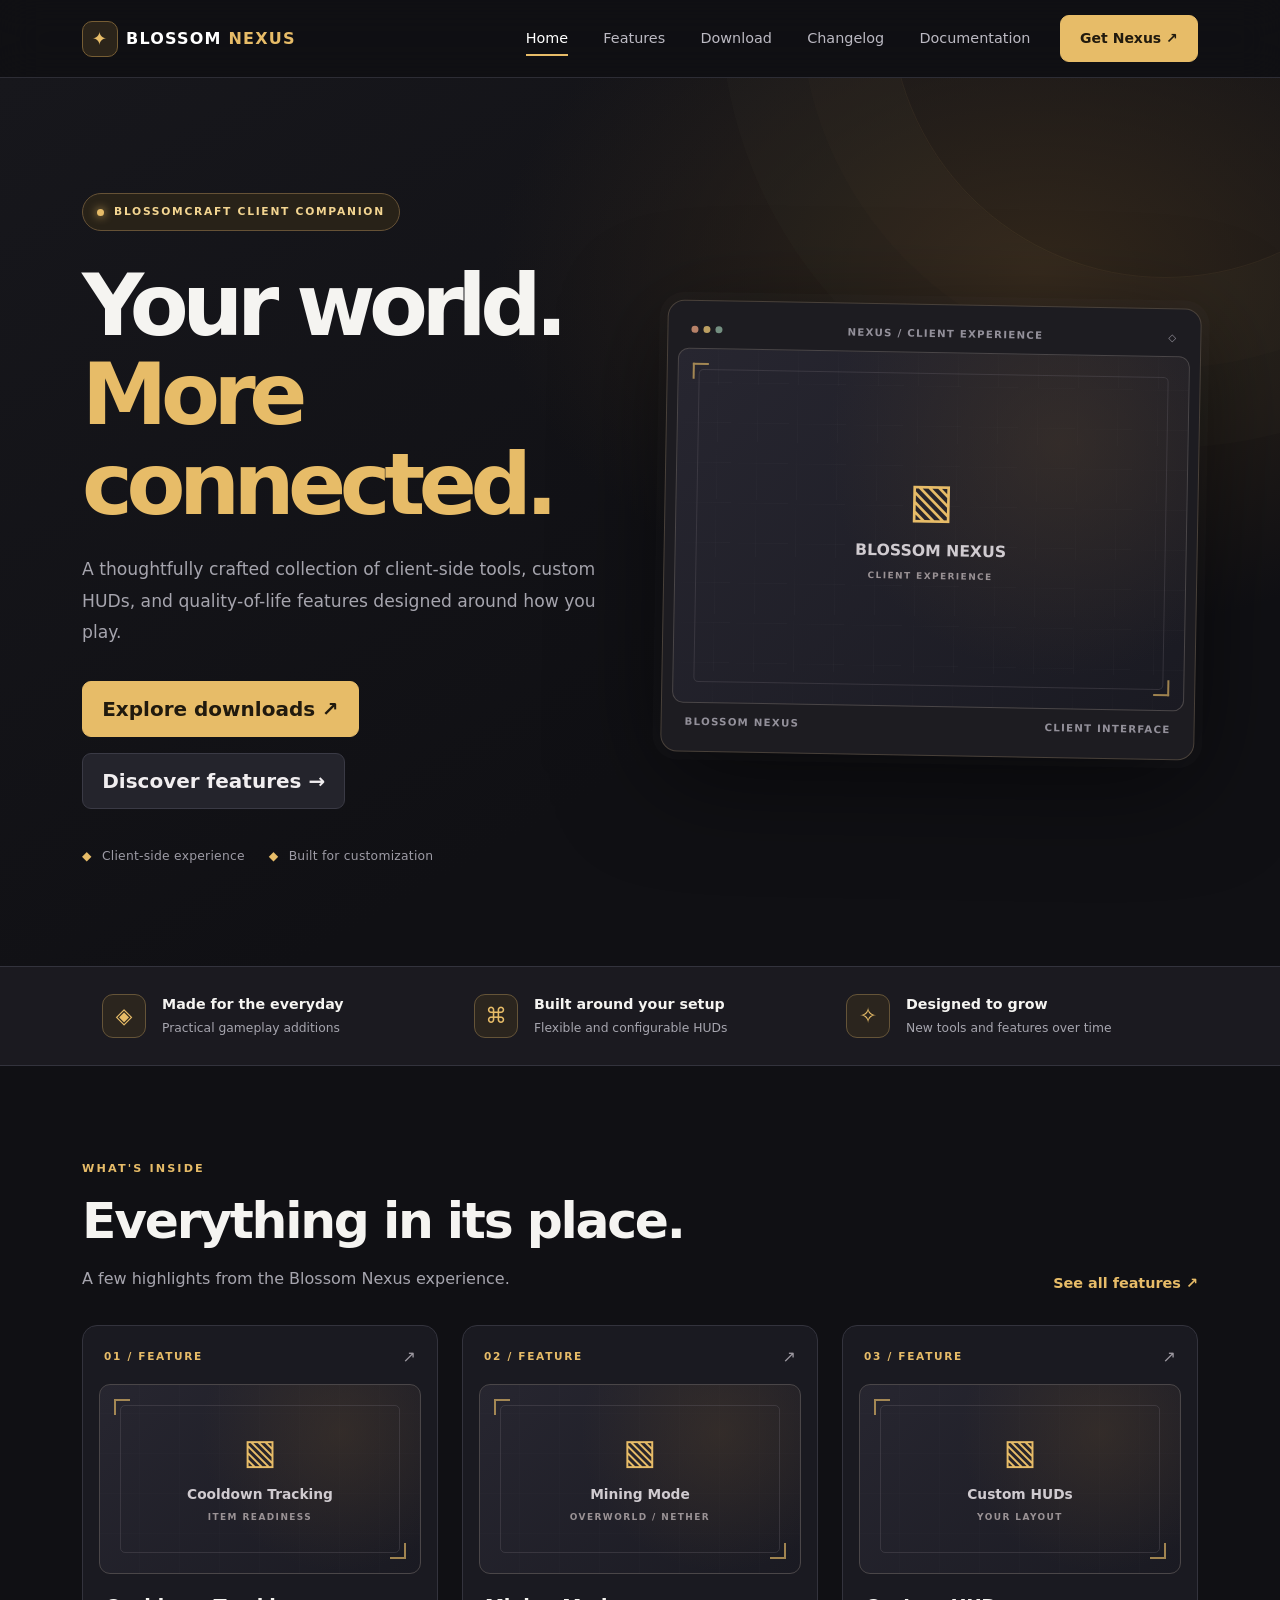
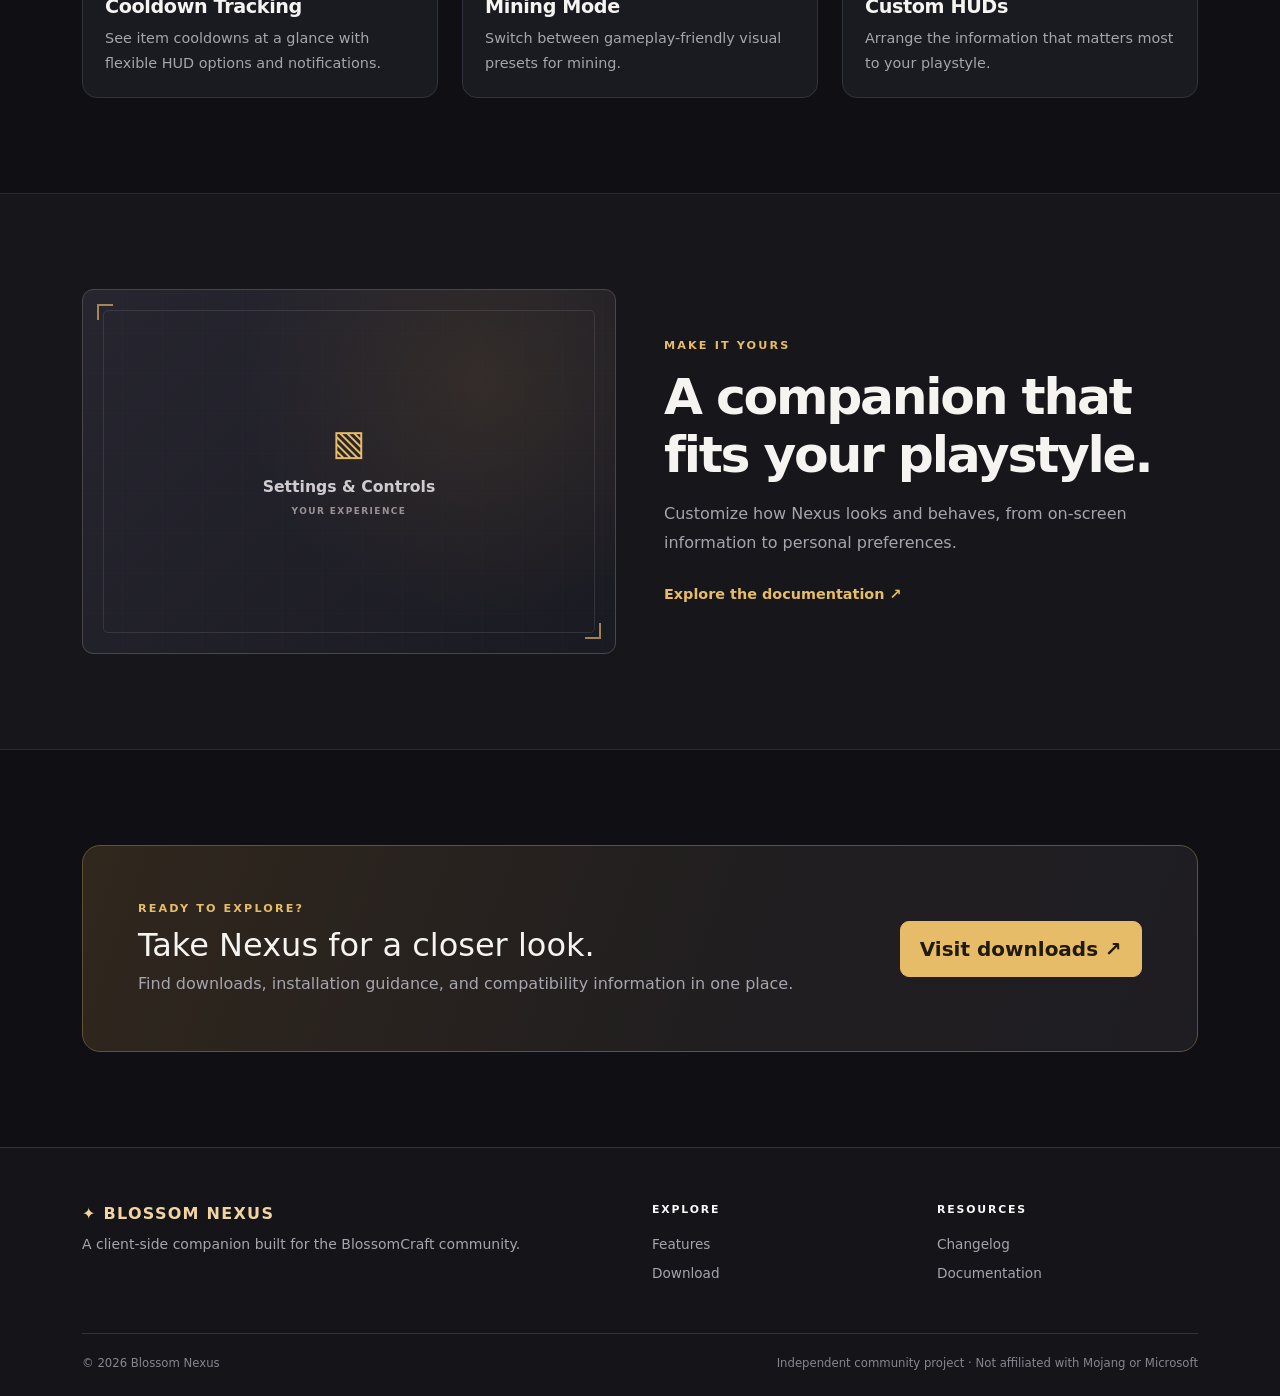
<file: index.html>
<!doctype html>
<html lang="en">
 <head>
  <meta charset="utf-8"/>
  <meta content="width=device-width, initial-scale=1" name="viewport"/>
  <meta content="A modern client-side companion website for Blossom Nexus." name="description"/>
  <meta content="#101014" name="theme-color"/>
  <title>
   Home | Blossom Nexus
  </title>
  <link href="https://cdn.jsdelivr.net" rel="preconnect"/>
  <link crossorigin="anonymous" href="https://cdn.jsdelivr.net/npm/bootstrap@5.3.3/dist/css/bootstrap.min.css" integrity="sha384-QWTKZyjpPEjISv5WaRU9OFeRpok6YctnYmDr5pNlyT2bRjXh0JMhjY6hW+ALEwIH" rel="stylesheet"/>
  <link href="assets/css/site.css" rel="stylesheet"/>
 </head>
 <body class="d-flex flex-column min-vh-100">
  <a class="skip-link" href="#main-content">
   Skip to content
  </a>
  <nav aria-label="Main navigation" class="navbar navbar-expand-lg navbar-dark site-nav sticky-top">
   <div class="container">
    <a class="navbar-brand d-flex align-items-center gap-2" href="index.html">
     <span aria-hidden="true" class="brand-symbol">
      ✦
     </span>
     <span>
      BLOSSOM
      <strong>
       NEXUS
      </strong>
     </span>
    </a>
    <button aria-controls="siteNav" aria-expanded="false" aria-label="Toggle navigation" class="navbar-toggler" data-bs-target="#siteNav" data-bs-toggle="collapse" type="button">
     <span class="navbar-toggler-icon">
     </span>
    </button>
    <div class="collapse navbar-collapse" id="siteNav">
     <ul class="navbar-nav ms-auto align-items-lg-center gap-lg-2">
      <li class="nav-item">
       <a aria-current="page" class="nav-link active" href="index.html">
        Home
       </a>
      </li>
      <li class="nav-item">
       <a class="nav-link" href="features.html">
        Features
       </a>
      </li>
      <li class="nav-item">
       <a class="nav-link" href="download.html">
        Download
       </a>
      </li>
      <li class="nav-item">
       <a class="nav-link" href="changelog.html">
        Changelog
       </a>
      </li>
      <li class="nav-item">
       <a class="nav-link" href="docs.html">
        Documentation
       </a>
      </li>
     </ul>
     <a class="btn btn-gold btn-sm ms-lg-3 mt-3 mt-lg-0" href="download.html">
      Get Nexus
      <span aria-hidden="true">
       &nearrow;
      </span>
     </a>
    </div>
   </div>
  </nav>
  <main class="flex-grow-1" id="main-content">
   <section class="hero">
    <div class="hero-glow">
    </div>
    <div class="container position-relative">
     <div class="row align-items-center g-5">
      <div class="col-lg-6">
       <div class="pill">
        <span class="status-dot">
        </span>
        BLOSSOMCRAFT CLIENT COMPANION
       </div>
       <h1 class="hero-title">
        Your world.
        <br/>
        <span>
         More connected.
        </span>
       </h1>
       <p class="hero-subtitle">
        A thoughtfully crafted collection of client-side tools, custom HUDs, and quality-of-life features designed around how you play.
       </p>
       <div class="d-flex gap-3 flex-wrap">
        <a class="btn btn-gold btn-lg" href="download.html">
         Explore downloads
         <span aria-hidden="true">
          &nearrow;
         </span>
        </a>
        <a class="btn btn-quiet btn-lg" href="features.html">
         Discover features
         <span aria-hidden="true">
          &rarr;
         </span>
        </a>
       </div>
       <div class="hero-meta">
        <span>
         <span class="meta-diamond">
          ◆
         </span>
         Client-side experience
        </span>
        <span>
         <span class="meta-diamond">
          ◆
         </span>
         Built for customization
        </span>
       </div>
      </div>
      <div class="col-lg-6">
       <div class="hero-frame">
        <div class="frame-head">
         <span class="frame-dots">
          <i>
          </i>
          <i>
          </i>
          <i>
          </i>
         </span>
         <span>
          NEXUS / CLIENT EXPERIENCE
         </span>
         <span>
          ◇
         </span>
        </div>
        <div aria-label="BLOSSOM NEXUS graphic" class="visual-panel hero-visual" role="img">
         <span class="visual-outline">
         </span>
         <div class="visual-center">
          <span aria-hidden="true" class="visual-icon">
           ▧
          </span>
          <strong>
           BLOSSOM NEXUS
          </strong>
          <small>
           CLIENT EXPERIENCE
          </small>
         </div>
         <span class="visual-corner visual-corner-a">
         </span>
         <span class="visual-corner visual-corner-b">
         </span>
        </div>
        <div class="frame-foot">
         <span>
          BLOSSOM NEXUS
         </span>
         <span>
          CLIENT INTERFACE
         </span>
        </div>
       </div>
      </div>
     </div>
    </div>
   </section>
   <section class="quick-strip">
    <div class="container">
     <div class="row g-0">
      <div class="col-md-4">
       <div class="quick-item">
        <span class="quick-symbol">
         ◈
        </span>
        <div>
         <strong>
          Made for the everyday
         </strong>
         <small>
          Practical gameplay additions
         </small>
        </div>
       </div>
      </div>
      <div class="col-md-4">
       <div class="quick-item">
        <span class="quick-symbol">
         ⌘
        </span>
        <div>
         <strong>
          Built around your setup
         </strong>
         <small>
          Flexible and configurable HUDs
         </small>
        </div>
       </div>
      </div>
      <div class="col-md-4">
       <div class="quick-item">
        <span class="quick-symbol">
         ✧
        </span>
        <div>
         <strong>
          Designed to grow
         </strong>
         <small>
          New tools and features over time
         </small>
        </div>
       </div>
      </div>
     </div>
    </div>
   </section>
   <section class="section-space">
    <div class="container">
     <div class="section-head d-flex flex-wrap justify-content-between align-items-end gap-3">
      <div>
       <p class="kicker">
        WHAT'S INSIDE
       </p>
       <h2 class="section-title">
        Everything in its place.
       </h2>
       <p class="section-subtitle">
        A few highlights from the Blossom Nexus experience.
       </p>
      </div>
      <a class="inline-link" href="features.html">
       See all features
       <span aria-hidden="true">
        &nearrow;
       </span>
      </a>
     </div>
     <div class="row g-4">
      <div class="col-md-6 col-xl-4">
       <article class="feature-card h-100">
        <div class="feature-top">
         <span class="feature-index">
          01 / FEATURE
         </span>
         <span class="arrow-mark">
          &nearrow;
         </span>
        </div>
        <div aria-label="Cooldown Tracking graphic" class="visual-panel feature-visual" role="img">
         <span class="visual-outline">
         </span>
         <div class="visual-center">
          <span aria-hidden="true" class="visual-icon">
           ▧
          </span>
          <strong>
           Cooldown Tracking
          </strong>
          <small>
           ITEM READINESS
          </small>
         </div>
         <span class="visual-corner visual-corner-a">
         </span>
         <span class="visual-corner visual-corner-b">
         </span>
        </div>
        <div class="feature-copy">
         <h3>
          Cooldown Tracking
         </h3>
         <p>
          See item cooldowns at a glance with flexible HUD options and notifications.
         </p>
        </div>
       </article>
      </div>
      <div class="col-md-6 col-xl-4">
       <article class="feature-card h-100">
        <div class="feature-top">
         <span class="feature-index">
          02 / FEATURE
         </span>
         <span class="arrow-mark">
          &nearrow;
         </span>
        </div>
        <div aria-label="Mining Mode graphic" class="visual-panel feature-visual" role="img">
         <span class="visual-outline">
         </span>
         <div class="visual-center">
          <span aria-hidden="true" class="visual-icon">
           ▧
          </span>
          <strong>
           Mining Mode
          </strong>
          <small>
           OVERWORLD / NETHER
          </small>
         </div>
         <span class="visual-corner visual-corner-a">
         </span>
         <span class="visual-corner visual-corner-b">
         </span>
        </div>
        <div class="feature-copy">
         <h3>
          Mining Mode
         </h3>
         <p>
          Switch between gameplay-friendly visual presets for mining.
         </p>
        </div>
       </article>
      </div>
      <div class="col-md-6 col-xl-4">
       <article class="feature-card h-100">
        <div class="feature-top">
         <span class="feature-index">
          03 / FEATURE
         </span>
         <span class="arrow-mark">
          &nearrow;
         </span>
        </div>
        <div aria-label="Custom HUDs graphic" class="visual-panel feature-visual" role="img">
         <span class="visual-outline">
         </span>
         <div class="visual-center">
          <span aria-hidden="true" class="visual-icon">
           ▧
          </span>
          <strong>
           Custom HUDs
          </strong>
          <small>
           YOUR LAYOUT
          </small>
         </div>
         <span class="visual-corner visual-corner-a">
         </span>
         <span class="visual-corner visual-corner-b">
         </span>
        </div>
        <div class="feature-copy">
         <h3>
          Custom HUDs
         </h3>
         <p>
          Arrange the information that matters most to your playstyle.
         </p>
        </div>
       </article>
      </div>
     </div>
    </div>
   </section>
   <section class="section-space section-darker">
    <div class="container">
     <div class="row align-items-center g-5">
      <div class="col-lg-6">
       <div aria-label="Settings &amp; Controls graphic" class="visual-panel showcase-visual" role="img">
        <span class="visual-outline">
        </span>
        <div class="visual-center">
         <span aria-hidden="true" class="visual-icon">
          ▧
         </span>
         <strong>
          Settings &amp; Controls
         </strong>
         <small>
          YOUR EXPERIENCE
         </small>
        </div>
        <span class="visual-corner visual-corner-a">
        </span>
        <span class="visual-corner visual-corner-b">
        </span>
       </div>
      </div>
      <div class="col-lg-6">
       <p class="kicker">
        MAKE IT YOURS
       </p>
       <h2 class="section-title">
        A companion that fits your playstyle.
       </h2>
       <p class="section-subtitle mb-4">
        Customize how Nexus looks and behaves, from on-screen information to personal preferences.
       </p>
       <a class="inline-link" href="docs.html">
        Explore the documentation
        <span aria-hidden="true">
         &nearrow;
        </span>
       </a>
      </div>
     </div>
    </div>
   </section>
   <section class="section-space">
    <div class="container">
     <div class="callout d-flex flex-column flex-lg-row align-items-lg-center justify-content-between gap-4">
      <div>
       <p class="kicker mb-2">
        READY TO EXPLORE?
       </p>
       <h2 class="h2 mb-2">
        Take Nexus for a closer look.
       </h2>
       <p class="muted mb-0">
        Find downloads, installation guidance, and compatibility information in one place.
       </p>
      </div>
      <a class="btn btn-gold btn-lg flex-shrink-0" href="download.html">
       Visit downloads &nearrow;
      </a>
     </div>
    </div>
   </section>
  </main>
  <footer class="footer mt-auto">
   <div class="container">
    <div class="row gy-4 align-items-start">
     <div class="col-md-6">
      <a class="footer-brand" href="index.html">
       ✦ BLOSSOM NEXUS
      </a>
      <p class="muted small mt-2 mb-0">
       A client-side companion built for the BlossomCraft community.
      </p>
     </div>
     <div class="col-md-3">
      <div class="footer-label">
       EXPLORE
      </div>
      <a href="features.html">
       Features
      </a>
      <a href="download.html">
       Download
      </a>
     </div>
     <div class="col-md-3">
      <div class="footer-label">
       RESOURCES
      </div>
      <a href="changelog.html">
       Changelog
      </a>
      <a href="docs.html">
       Documentation
      </a>
     </div>
    </div>
    <div class="footer-bottom d-flex flex-column flex-sm-row justify-content-between gap-2">
     <span>
      &copy;
      <span id="year">
      </span>
      Blossom Nexus
     </span>
     <span>
      Independent community project &middot; Not affiliated with Mojang or Microsoft
     </span>
    </div>
   </div>
  </footer>
  <script crossorigin="anonymous" integrity="sha384-YvpcrYf0tY3lHB60NNkmXc5s9fDVZLESaAA55NDzOxhy9GkcIdslK1eN7N6jIeHz" src="https://cdn.jsdelivr.net/npm/bootstrap@5.3.3/dist/js/bootstrap.bundle.min.js">
  </script>
  <script defer="" src="assets/js/site.js">
  </script>
 </body>
</html>
</file>
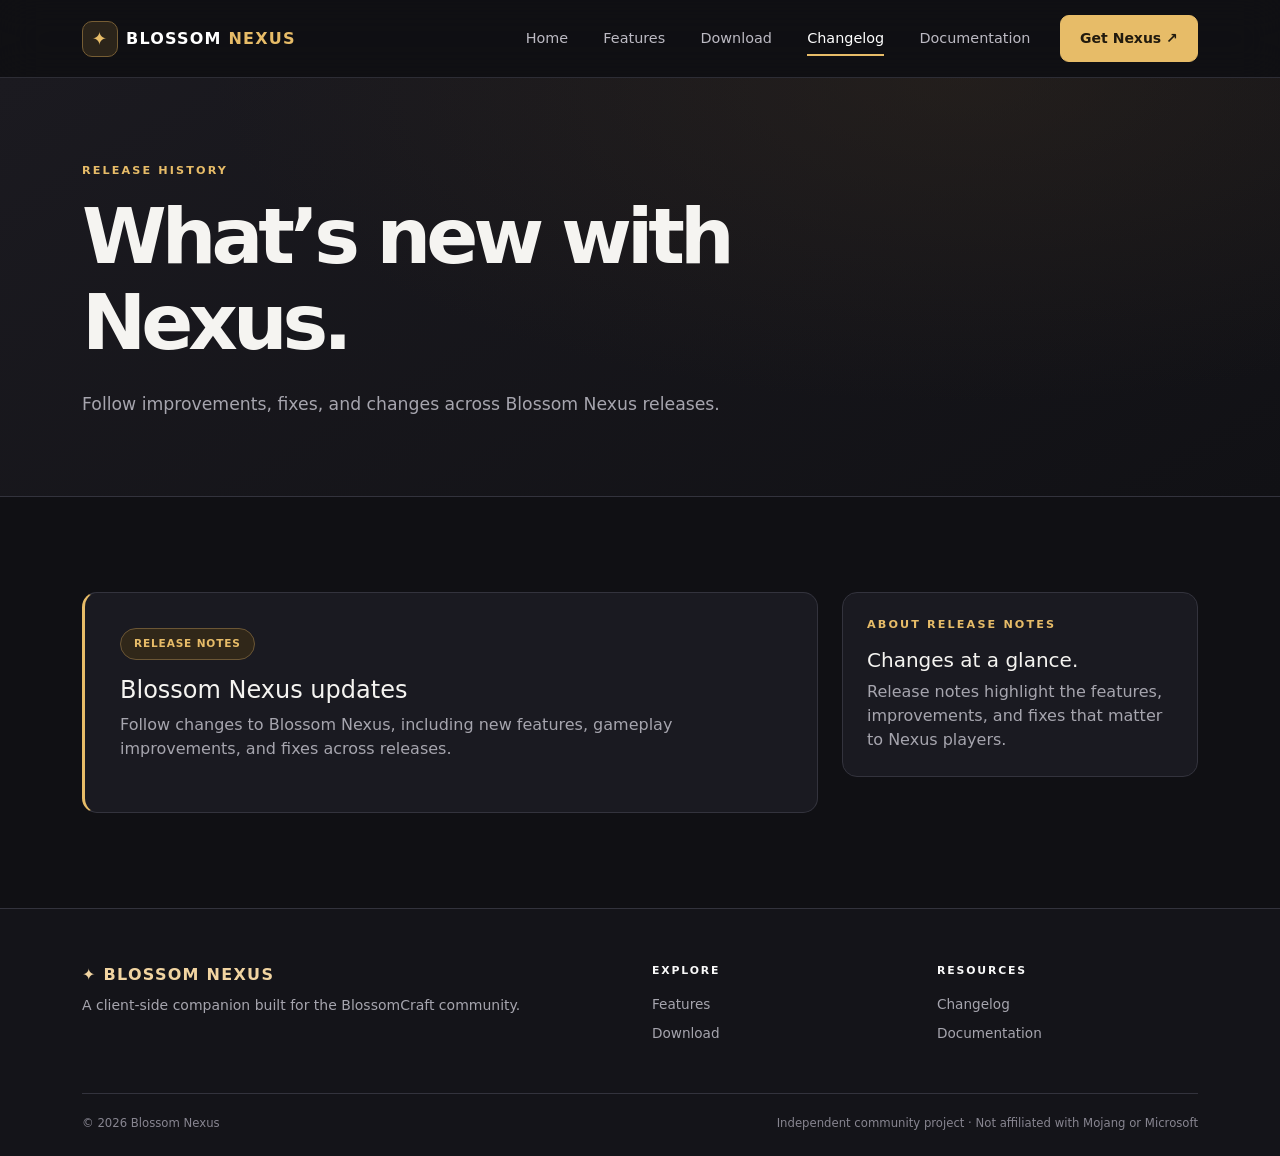
<file: changelog.html>
<!doctype html>
<html lang="en">
 <head>
  <meta charset="utf-8"/>
  <meta content="width=device-width, initial-scale=1" name="viewport"/>
  <meta content="A modern client-side companion website for Blossom Nexus." name="description"/>
  <meta content="#101014" name="theme-color"/>
  <title>
   Changelog | Blossom Nexus
  </title>
  <link href="https://cdn.jsdelivr.net" rel="preconnect"/>
  <link crossorigin="anonymous" href="https://cdn.jsdelivr.net/npm/bootstrap@5.3.3/dist/css/bootstrap.min.css" integrity="sha384-QWTKZyjpPEjISv5WaRU9OFeRpok6YctnYmDr5pNlyT2bRjXh0JMhjY6hW+ALEwIH" rel="stylesheet"/>
  <link href="assets/css/site.css" rel="stylesheet"/>
 </head>
 <body class="d-flex flex-column min-vh-100">
  <a class="skip-link" href="#main-content">
   Skip to content
  </a>
  <nav aria-label="Main navigation" class="navbar navbar-expand-lg navbar-dark site-nav sticky-top">
   <div class="container">
    <a class="navbar-brand d-flex align-items-center gap-2" href="index.html">
     <span aria-hidden="true" class="brand-symbol">
      ✦
     </span>
     <span>
      BLOSSOM
      <strong>
       NEXUS
      </strong>
     </span>
    </a>
    <button aria-controls="siteNav" aria-expanded="false" aria-label="Toggle navigation" class="navbar-toggler" data-bs-target="#siteNav" data-bs-toggle="collapse" type="button">
     <span class="navbar-toggler-icon">
     </span>
    </button>
    <div class="collapse navbar-collapse" id="siteNav">
     <ul class="navbar-nav ms-auto align-items-lg-center gap-lg-2">
      <li class="nav-item">
       <a class="nav-link" href="index.html">
        Home
       </a>
      </li>
      <li class="nav-item">
       <a class="nav-link" href="features.html">
        Features
       </a>
      </li>
      <li class="nav-item">
       <a class="nav-link" href="download.html">
        Download
       </a>
      </li>
      <li class="nav-item">
       <a aria-current="page" class="nav-link active" href="changelog.html">
        Changelog
       </a>
      </li>
      <li class="nav-item">
       <a class="nav-link" href="docs.html">
        Documentation
       </a>
      </li>
     </ul>
     <a class="btn btn-gold btn-sm ms-lg-3 mt-3 mt-lg-0" href="download.html">
      Get Nexus
      <span aria-hidden="true">
       &nearrow;
      </span>
     </a>
    </div>
   </div>
  </nav>
  <main class="flex-grow-1" id="main-content">
   <section class="inner-hero">
    <div class="container">
     <p class="kicker">
      RELEASE HISTORY
     </p>
     <h1 class="display-title">
      What&rsquo;s new with Nexus.
     </h1>
     <p class="lead-copy">
      Follow improvements, fixes, and changes across Blossom Nexus releases.
     </p>
    </div>
   </section>
   <section class="section-space">
    <div class="container">
     <div class="row g-4">
      <div class="col-lg-8">
       <article class="timeline-entry">
        <div class="d-flex flex-wrap justify-content-between align-items-center gap-2 mb-3">
         <span class="chip">
          RELEASE NOTES
         </span>
        </div>
        <h2 class="h4">
         Blossom Nexus updates
        </h2>
        <p class="muted">
         Follow changes to Blossom Nexus, including new features, gameplay improvements, and fixes across releases.
        </p>
       </article>
      </div>
      <div class="col-lg-4">
       <aside class="panel p-4">
        <p class="kicker">
         ABOUT RELEASE NOTES
        </p>
        <h3 class="h5">
         Changes at a glance.
        </h3>
        <p class="muted mb-0">
         Release notes highlight the features, improvements, and fixes that matter to Nexus players.
        </p>
       </aside>
      </div>
     </div>
    </div>
   </section>
  </main>
  <footer class="footer mt-auto">
   <div class="container">
    <div class="row gy-4 align-items-start">
     <div class="col-md-6">
      <a class="footer-brand" href="index.html">
       ✦ BLOSSOM NEXUS
      </a>
      <p class="muted small mt-2 mb-0">
       A client-side companion built for the BlossomCraft community.
      </p>
     </div>
     <div class="col-md-3">
      <div class="footer-label">
       EXPLORE
      </div>
      <a href="features.html">
       Features
      </a>
      <a href="download.html">
       Download
      </a>
     </div>
     <div class="col-md-3">
      <div class="footer-label">
       RESOURCES
      </div>
      <a href="changelog.html">
       Changelog
      </a>
      <a href="docs.html">
       Documentation
      </a>
     </div>
    </div>
    <div class="footer-bottom d-flex flex-column flex-sm-row justify-content-between gap-2">
     <span>
      &copy;
      <span id="year">
      </span>
      Blossom Nexus
     </span>
     <span>
      Independent community project &middot; Not affiliated with Mojang or Microsoft
     </span>
    </div>
   </div>
  </footer>
  <script crossorigin="anonymous" integrity="sha384-YvpcrYf0tY3lHB60NNkmXc5s9fDVZLESaAA55NDzOxhy9GkcIdslK1eN7N6jIeHz" src="https://cdn.jsdelivr.net/npm/bootstrap@5.3.3/dist/js/bootstrap.bundle.min.js">
  </script>
  <script defer="" src="assets/js/site.js">
  </script>
 </body>
</html>
</file>
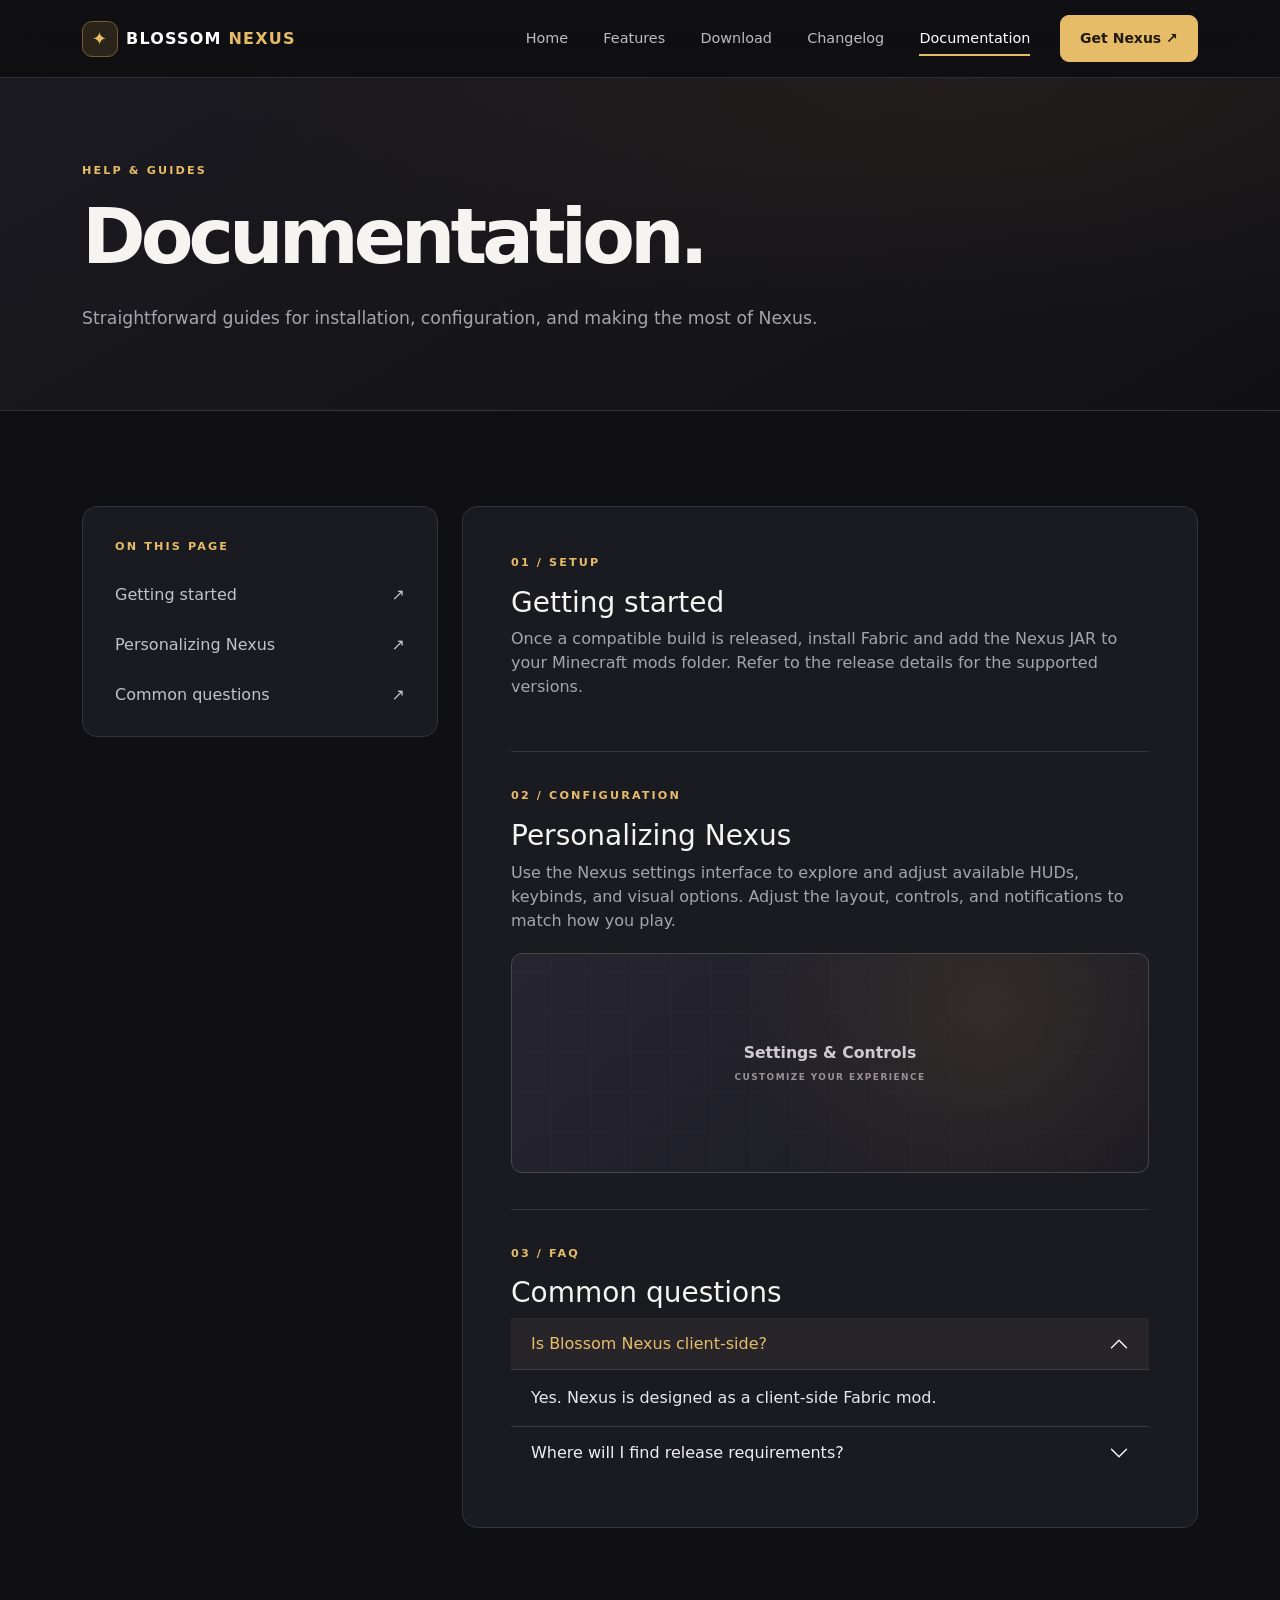
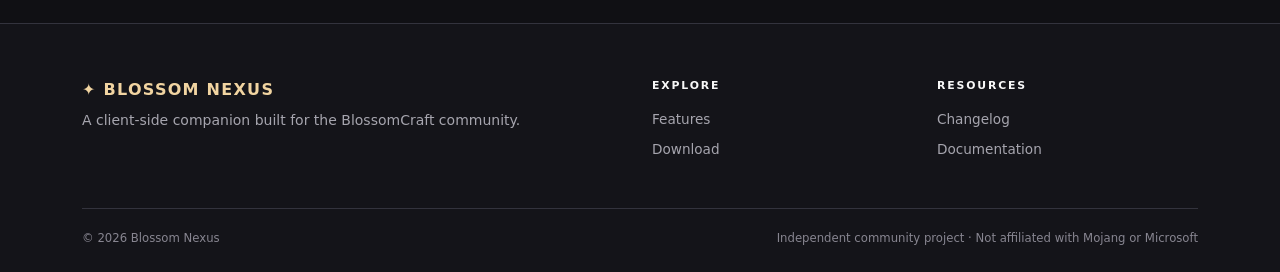
<file: docs.html>
<!doctype html>
<html lang="en">
 <head>
  <meta charset="utf-8"/>
  <meta content="width=device-width, initial-scale=1" name="viewport"/>
  <meta content="A modern client-side companion website for Blossom Nexus." name="description"/>
  <meta content="#101014" name="theme-color"/>
  <title>
   Documentation | Blossom Nexus
  </title>
  <link href="https://cdn.jsdelivr.net" rel="preconnect"/>
  <link crossorigin="anonymous" href="https://cdn.jsdelivr.net/npm/bootstrap@5.3.3/dist/css/bootstrap.min.css" integrity="sha384-QWTKZyjpPEjISv5WaRU9OFeRpok6YctnYmDr5pNlyT2bRjXh0JMhjY6hW+ALEwIH" rel="stylesheet"/>
  <link href="assets/css/site.css" rel="stylesheet"/>
 </head>
 <body class="d-flex flex-column min-vh-100">
  <a class="skip-link" href="#main-content">
   Skip to content
  </a>
  <nav aria-label="Main navigation" class="navbar navbar-expand-lg navbar-dark site-nav sticky-top">
   <div class="container">
    <a class="navbar-brand d-flex align-items-center gap-2" href="index.html">
     <span aria-hidden="true" class="brand-symbol">
      ✦
     </span>
     <span>
      BLOSSOM
      <strong>
       NEXUS
      </strong>
     </span>
    </a>
    <button aria-controls="siteNav" aria-expanded="false" aria-label="Toggle navigation" class="navbar-toggler" data-bs-target="#siteNav" data-bs-toggle="collapse" type="button">
     <span class="navbar-toggler-icon">
     </span>
    </button>
    <div class="collapse navbar-collapse" id="siteNav">
     <ul class="navbar-nav ms-auto align-items-lg-center gap-lg-2">
      <li class="nav-item">
       <a class="nav-link" href="index.html">
        Home
       </a>
      </li>
      <li class="nav-item">
       <a class="nav-link" href="features.html">
        Features
       </a>
      </li>
      <li class="nav-item">
       <a class="nav-link" href="download.html">
        Download
       </a>
      </li>
      <li class="nav-item">
       <a class="nav-link" href="changelog.html">
        Changelog
       </a>
      </li>
      <li class="nav-item">
       <a aria-current="page" class="nav-link active" href="docs.html">
        Documentation
       </a>
      </li>
     </ul>
     <a class="btn btn-gold btn-sm ms-lg-3 mt-3 mt-lg-0" href="download.html">
      Get Nexus
      <span aria-hidden="true">
       &nearrow;
      </span>
     </a>
    </div>
   </div>
  </nav>
  <main class="flex-grow-1" id="main-content">
   <section class="inner-hero">
    <div class="container">
     <p class="kicker">
      HELP &amp; GUIDES
     </p>
     <h1 class="display-title">
      Documentation.
     </h1>
     <p class="lead-copy">
      Straightforward guides for installation, configuration, and making the most of Nexus.
     </p>
    </div>
   </section>
   <section class="section-space">
    <div class="container">
     <div class="row g-4">
      <div class="col-lg-4">
       <nav aria-label="Documentation sections" class="docs-nav panel p-3">
        <span class="kicker d-block px-3 pt-3">
         ON THIS PAGE
        </span>
        <a href="#getting-started">
         Getting started
         <span>
          &nearrow;
         </span>
        </a>
        <a href="#customize">
         Personalizing Nexus
         <span>
          &nearrow;
         </span>
        </a>
        <a href="#faq">
         Common questions
         <span>
          &nearrow;
         </span>
        </a>
       </nav>
      </div>
      <div class="col-lg-8">
       <div class="panel p-4 p-lg-5">
        <section class="doc-section" id="getting-started">
         <p class="kicker">
          01 / SETUP
         </p>
         <h2 class="h3">
          Getting started
         </h2>
         <p class="muted">
          Once a compatible build is released, install Fabric and add the Nexus JAR to your Minecraft mods folder. Refer to the release details for the supported versions.
         </p>
        </section>
        <section class="doc-section" id="customize">
         <p class="kicker">
          02 / CONFIGURATION
         </p>
         <h2 class="h3">
          Personalizing Nexus
         </h2>
         <p class="muted">
          Use the Nexus settings interface to explore and adjust available HUDs, keybinds, and visual options. Adjust the layout, controls, and notifications to match how you play.
         </p>
         <div aria-label="Blossom Nexus settings graphic" class="visual-panel docs-visual" role="img">
          <div class="visual-center">
           <strong>
            Settings &amp; Controls
           </strong>
           <small>
            CUSTOMIZE YOUR EXPERIENCE
           </small>
          </div>
         </div>
        </section>
        <section class="doc-section" id="faq">
         <p class="kicker">
          03 / FAQ
         </p>
         <h2 class="h3">
          Common questions
         </h2>
         <div class="accordion accordion-flush bn-accordion" id="faqAccordion">
          <div class="accordion-item">
           <h3 class="accordion-header">
            <button aria-controls="faqOne" aria-expanded="true" class="accordion-button" data-bs-target="#faqOne" data-bs-toggle="collapse" type="button">
             Is Blossom Nexus client-side?
            </button>
           </h3>
           <div class="accordion-collapse collapse show" data-bs-parent="#faqAccordion" id="faqOne">
            <div class="accordion-body">
             Yes. Nexus is designed as a client-side Fabric mod.
            </div>
           </div>
          </div>
          <div class="accordion-item">
           <h3 class="accordion-header">
            <button aria-controls="faqTwo" aria-expanded="false" class="accordion-button collapsed" data-bs-target="#faqTwo" data-bs-toggle="collapse" type="button">
             Where will I find release requirements?
            </button>
           </h3>
           <div class="accordion-collapse collapse" data-bs-parent="#faqAccordion" id="faqTwo">
            <div class="accordion-body">
             Check the Download page and the official notes for each published release.
            </div>
           </div>
          </div>
         </div>
        </section>
       </div>
      </div>
     </div>
    </div>
   </section>
  </main>
  <footer class="footer mt-auto">
   <div class="container">
    <div class="row gy-4 align-items-start">
     <div class="col-md-6">
      <a class="footer-brand" href="index.html">
       ✦ BLOSSOM NEXUS
      </a>
      <p class="muted small mt-2 mb-0">
       A client-side companion built for the BlossomCraft community.
      </p>
     </div>
     <div class="col-md-3">
      <div class="footer-label">
       EXPLORE
      </div>
      <a href="features.html">
       Features
      </a>
      <a href="download.html">
       Download
      </a>
     </div>
     <div class="col-md-3">
      <div class="footer-label">
       RESOURCES
      </div>
      <a href="changelog.html">
       Changelog
      </a>
      <a href="docs.html">
       Documentation
      </a>
     </div>
    </div>
    <div class="footer-bottom d-flex flex-column flex-sm-row justify-content-between gap-2">
     <span>
      &copy;
      <span id="year">
      </span>
      Blossom Nexus
     </span>
     <span>
      Independent community project &middot; Not affiliated with Mojang or Microsoft
     </span>
    </div>
   </div>
  </footer>
  <script crossorigin="anonymous" integrity="sha384-YvpcrYf0tY3lHB60NNkmXc5s9fDVZLESaAA55NDzOxhy9GkcIdslK1eN7N6jIeHz" src="https://cdn.jsdelivr.net/npm/bootstrap@5.3.3/dist/js/bootstrap.bundle.min.js">
  </script>
  <script defer="" src="assets/js/site.js">
  </script>
 </body>
</html>
</file>
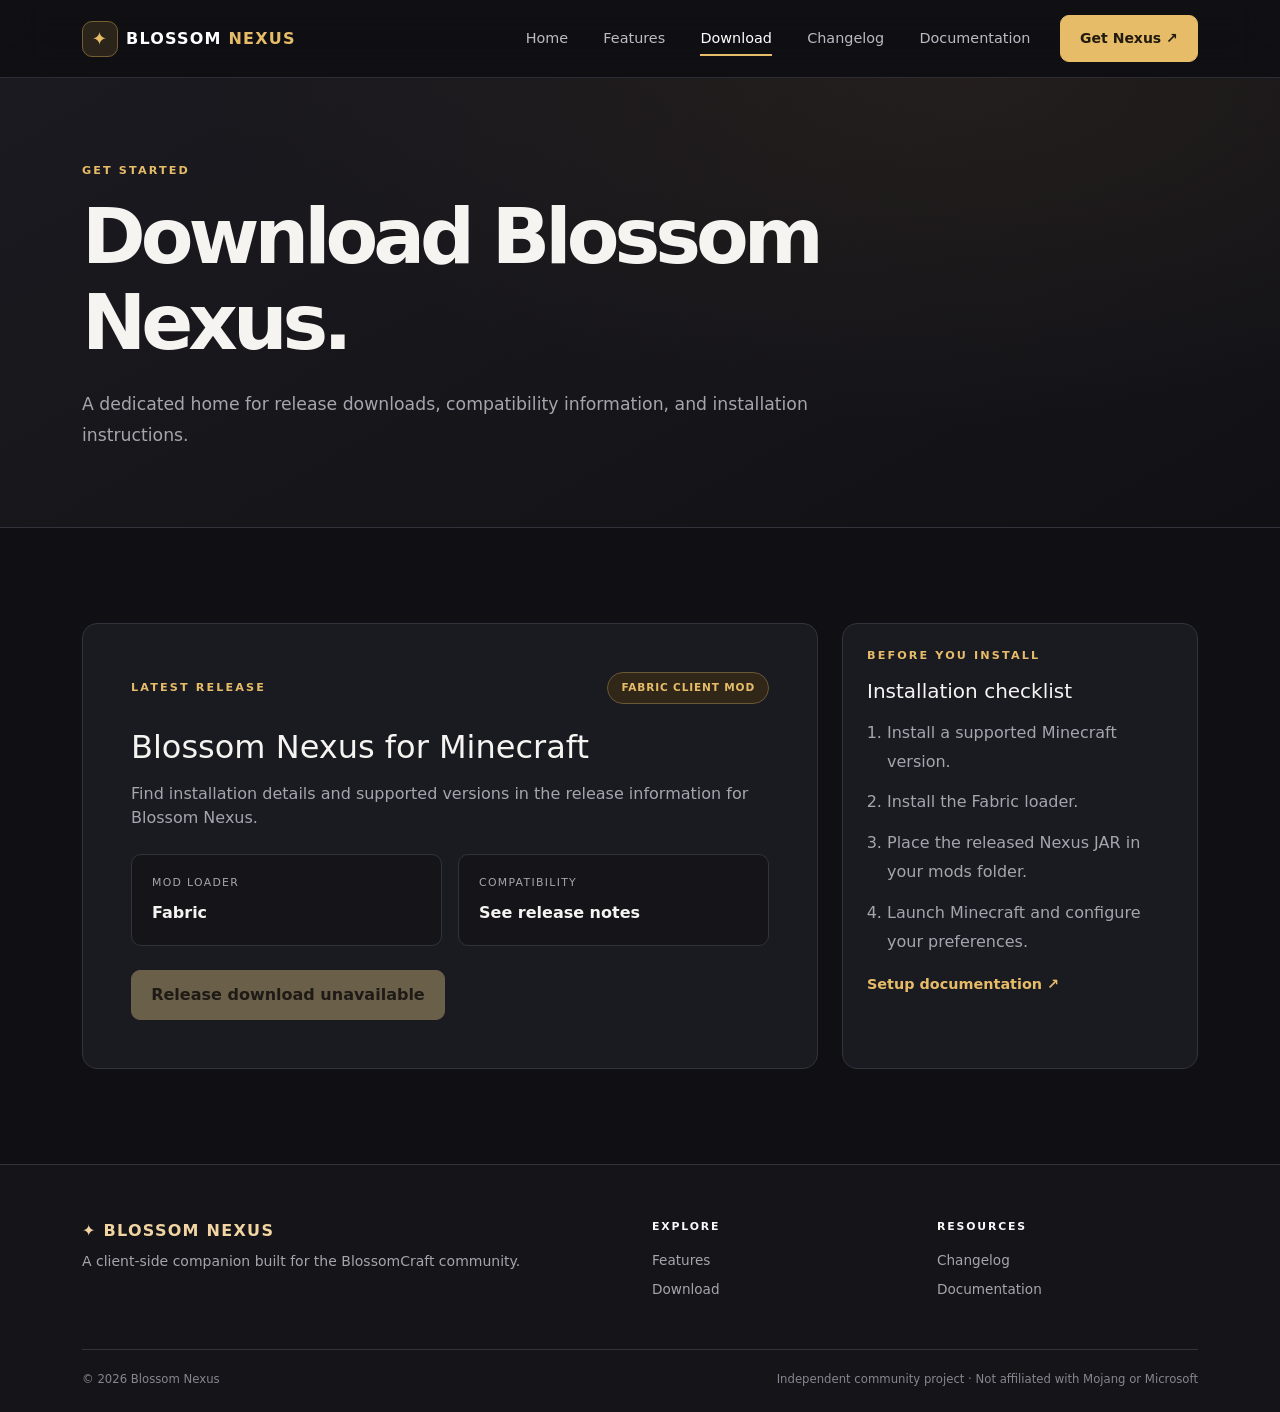
<file: download.html>
<!doctype html>
<html lang="en">
 <head>
  <meta charset="utf-8"/>
  <meta content="width=device-width, initial-scale=1" name="viewport"/>
  <meta content="A modern client-side companion website for Blossom Nexus." name="description"/>
  <meta content="#101014" name="theme-color"/>
  <title>
   Download | Blossom Nexus
  </title>
  <link href="https://cdn.jsdelivr.net" rel="preconnect"/>
  <link crossorigin="anonymous" href="https://cdn.jsdelivr.net/npm/bootstrap@5.3.3/dist/css/bootstrap.min.css" integrity="sha384-QWTKZyjpPEjISv5WaRU9OFeRpok6YctnYmDr5pNlyT2bRjXh0JMhjY6hW+ALEwIH" rel="stylesheet"/>
  <link href="assets/css/site.css" rel="stylesheet"/>
 </head>
 <body class="d-flex flex-column min-vh-100">
  <a class="skip-link" href="#main-content">
   Skip to content
  </a>
  <nav aria-label="Main navigation" class="navbar navbar-expand-lg navbar-dark site-nav sticky-top">
   <div class="container">
    <a class="navbar-brand d-flex align-items-center gap-2" href="index.html">
     <span aria-hidden="true" class="brand-symbol">
      ✦
     </span>
     <span>
      BLOSSOM
      <strong>
       NEXUS
      </strong>
     </span>
    </a>
    <button aria-controls="siteNav" aria-expanded="false" aria-label="Toggle navigation" class="navbar-toggler" data-bs-target="#siteNav" data-bs-toggle="collapse" type="button">
     <span class="navbar-toggler-icon">
     </span>
    </button>
    <div class="collapse navbar-collapse" id="siteNav">
     <ul class="navbar-nav ms-auto align-items-lg-center gap-lg-2">
      <li class="nav-item">
       <a class="nav-link" href="index.html">
        Home
       </a>
      </li>
      <li class="nav-item">
       <a class="nav-link" href="features.html">
        Features
       </a>
      </li>
      <li class="nav-item">
       <a aria-current="page" class="nav-link active" href="download.html">
        Download
       </a>
      </li>
      <li class="nav-item">
       <a class="nav-link" href="changelog.html">
        Changelog
       </a>
      </li>
      <li class="nav-item">
       <a class="nav-link" href="docs.html">
        Documentation
       </a>
      </li>
     </ul>
     <a class="btn btn-gold btn-sm ms-lg-3 mt-3 mt-lg-0" href="download.html">
      Get Nexus
      <span aria-hidden="true">
       &nearrow;
      </span>
     </a>
    </div>
   </div>
  </nav>
  <main class="flex-grow-1" id="main-content">
   <section class="inner-hero">
    <div class="container">
     <p class="kicker">
      GET STARTED
     </p>
     <h1 class="display-title">
      Download Blossom Nexus.
     </h1>
     <p class="lead-copy">
      A dedicated home for release downloads, compatibility information, and installation instructions.
     </p>
    </div>
   </section>
   <section class="section-space">
    <div class="container">
     <div class="row g-4">
      <div class="col-lg-8">
       <article class="panel p-4 p-lg-5 h-100">
        <div class="d-flex align-items-center justify-content-between flex-wrap gap-2 mb-4">
         <span class="kicker mb-0">
          LATEST RELEASE
         </span>
         <span class="chip">
          FABRIC CLIENT MOD
         </span>
        </div>
        <h2 class="h2 mb-3">
         Blossom Nexus for Minecraft
        </h2>
        <p class="muted mb-4">
         Find installation details and supported versions in the release information for Blossom Nexus.
        </p>
        <div class="row g-3 mb-4">
         <div class="col-sm-6">
          <div class="detail-tile">
           <small>
            MOD LOADER
           </small>
           <strong>
            Fabric
           </strong>
          </div>
         </div>
         <div class="col-sm-6">
          <div class="detail-tile">
           <small>
            COMPATIBILITY
           </small>
           <strong>
            See release notes
           </strong>
          </div>
         </div>
        </div>
        <button class="btn btn-gold" disabled="" type="button">
         Release download unavailable
        </button>
       </article>
      </div>
      <div class="col-lg-4">
       <aside class="panel p-4 h-100">
        <p class="kicker">
         BEFORE YOU INSTALL
        </p>
        <h3 class="h5 mb-3">
         Installation checklist
        </h3>
        <ol class="steps-list">
         <li>
          Install a supported Minecraft version.
         </li>
         <li>
          Install the Fabric loader.
         </li>
         <li>
          Place the released Nexus JAR in your mods folder.
         </li>
         <li>
          Launch Minecraft and configure your preferences.
         </li>
        </ol>
        <a class="inline-link" href="docs.html">
         Setup documentation &nearrow;
        </a>
       </aside>
      </div>
     </div>
    </div>
   </section>
  </main>
  <footer class="footer mt-auto">
   <div class="container">
    <div class="row gy-4 align-items-start">
     <div class="col-md-6">
      <a class="footer-brand" href="index.html">
       ✦ BLOSSOM NEXUS
      </a>
      <p class="muted small mt-2 mb-0">
       A client-side companion built for the BlossomCraft community.
      </p>
     </div>
     <div class="col-md-3">
      <div class="footer-label">
       EXPLORE
      </div>
      <a href="features.html">
       Features
      </a>
      <a href="download.html">
       Download
      </a>
     </div>
     <div class="col-md-3">
      <div class="footer-label">
       RESOURCES
      </div>
      <a href="changelog.html">
       Changelog
      </a>
      <a href="docs.html">
       Documentation
      </a>
     </div>
    </div>
    <div class="footer-bottom d-flex flex-column flex-sm-row justify-content-between gap-2">
     <span>
      &copy;
      <span id="year">
      </span>
      Blossom Nexus
     </span>
     <span>
      Independent community project &middot; Not affiliated with Mojang or Microsoft
     </span>
    </div>
   </div>
  </footer>
  <script crossorigin="anonymous" integrity="sha384-YvpcrYf0tY3lHB60NNkmXc5s9fDVZLESaAA55NDzOxhy9GkcIdslK1eN7N6jIeHz" src="https://cdn.jsdelivr.net/npm/bootstrap@5.3.3/dist/js/bootstrap.bundle.min.js">
  </script>
  <script defer="" src="assets/js/site.js">
  </script>
 </body>
</html>
</file>
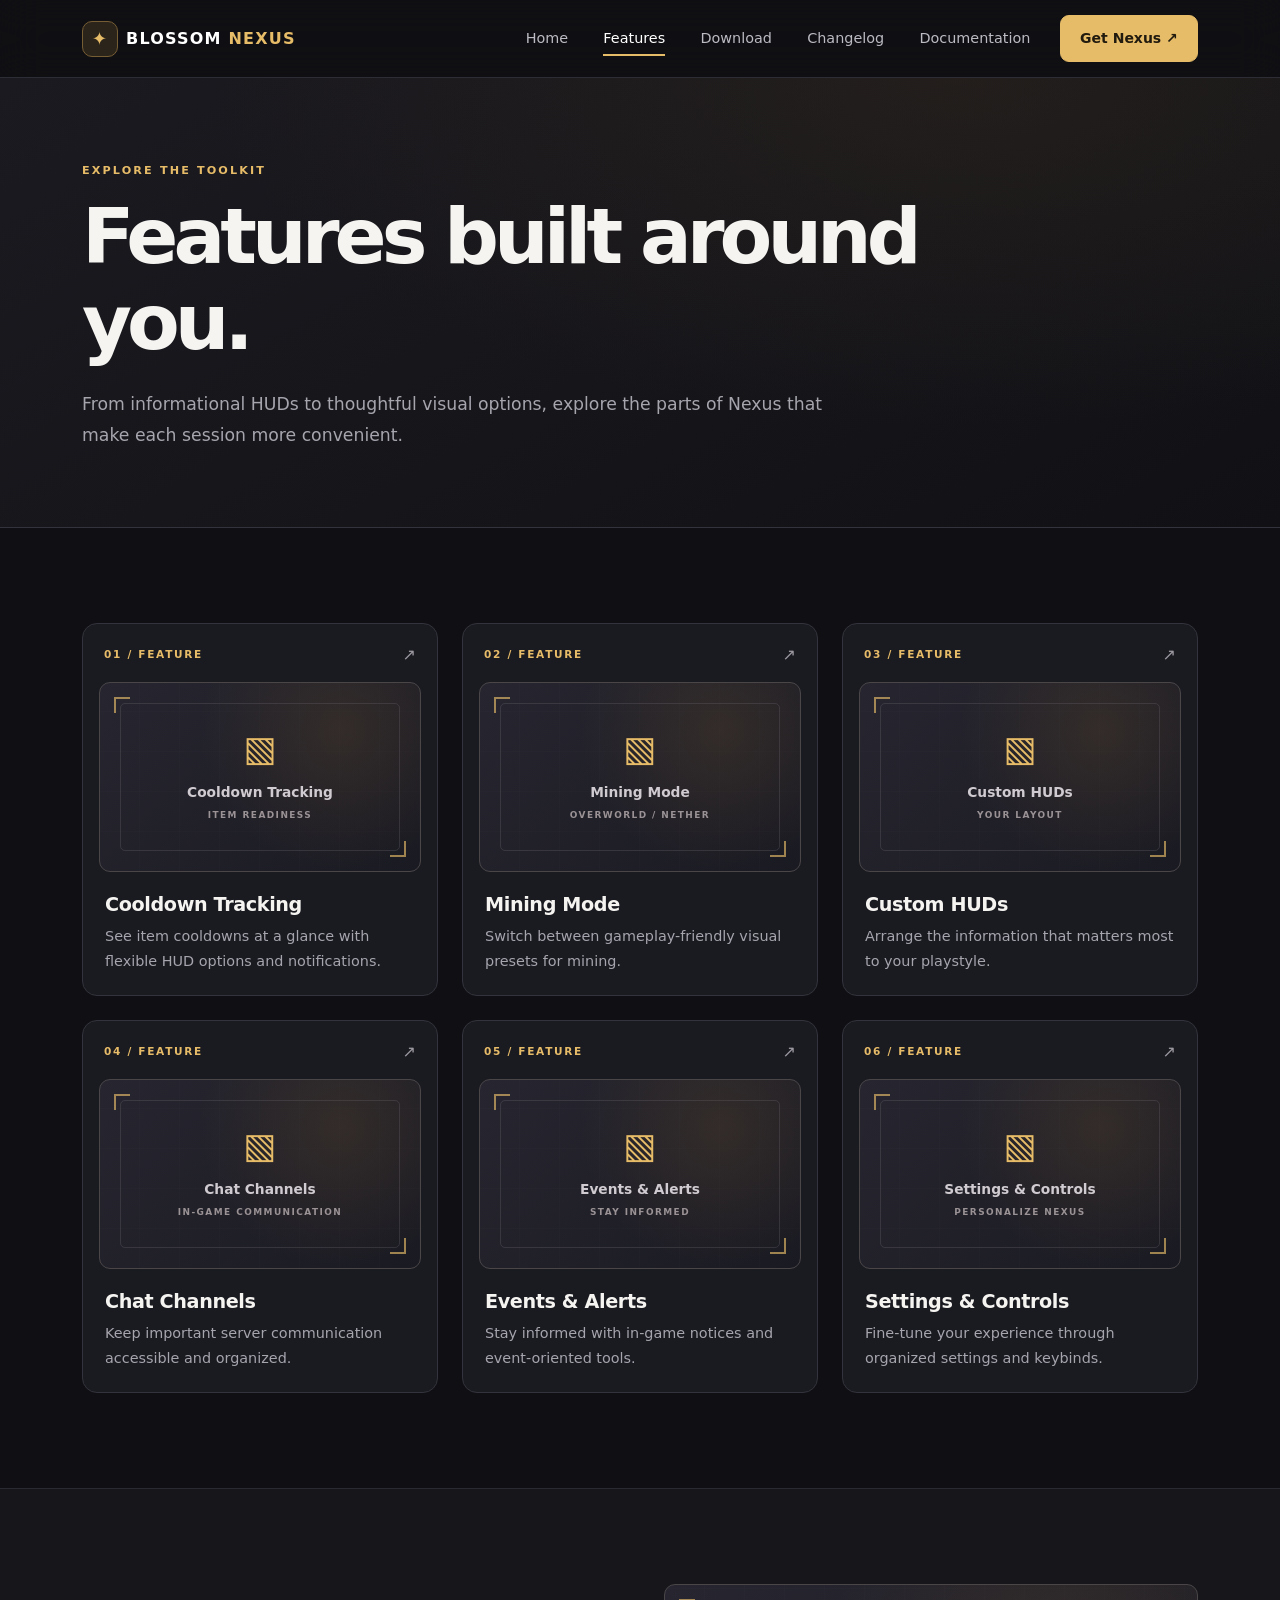
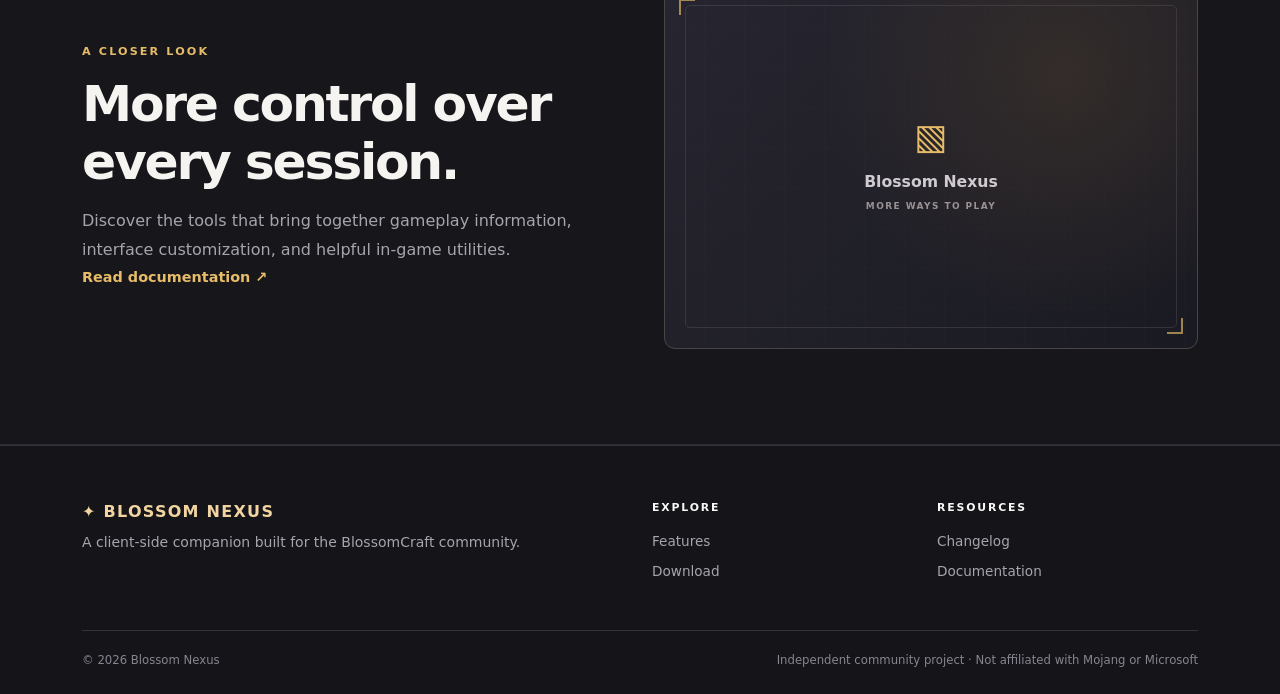
<file: features.html>
<!doctype html>
<html lang="en">
 <head>
  <meta charset="utf-8"/>
  <meta content="width=device-width, initial-scale=1" name="viewport"/>
  <meta content="A modern client-side companion website for Blossom Nexus." name="description"/>
  <meta content="#101014" name="theme-color"/>
  <title>
   Features | Blossom Nexus
  </title>
  <link href="https://cdn.jsdelivr.net" rel="preconnect"/>
  <link crossorigin="anonymous" href="https://cdn.jsdelivr.net/npm/bootstrap@5.3.3/dist/css/bootstrap.min.css" integrity="sha384-QWTKZyjpPEjISv5WaRU9OFeRpok6YctnYmDr5pNlyT2bRjXh0JMhjY6hW+ALEwIH" rel="stylesheet"/>
  <link href="assets/css/site.css" rel="stylesheet"/>
 </head>
 <body class="d-flex flex-column min-vh-100">
  <a class="skip-link" href="#main-content">
   Skip to content
  </a>
  <nav aria-label="Main navigation" class="navbar navbar-expand-lg navbar-dark site-nav sticky-top">
   <div class="container">
    <a class="navbar-brand d-flex align-items-center gap-2" href="index.html">
     <span aria-hidden="true" class="brand-symbol">
      ✦
     </span>
     <span>
      BLOSSOM
      <strong>
       NEXUS
      </strong>
     </span>
    </a>
    <button aria-controls="siteNav" aria-expanded="false" aria-label="Toggle navigation" class="navbar-toggler" data-bs-target="#siteNav" data-bs-toggle="collapse" type="button">
     <span class="navbar-toggler-icon">
     </span>
    </button>
    <div class="collapse navbar-collapse" id="siteNav">
     <ul class="navbar-nav ms-auto align-items-lg-center gap-lg-2">
      <li class="nav-item">
       <a class="nav-link" href="index.html">
        Home
       </a>
      </li>
      <li class="nav-item">
       <a aria-current="page" class="nav-link active" href="features.html">
        Features
       </a>
      </li>
      <li class="nav-item">
       <a class="nav-link" href="download.html">
        Download
       </a>
      </li>
      <li class="nav-item">
       <a class="nav-link" href="changelog.html">
        Changelog
       </a>
      </li>
      <li class="nav-item">
       <a class="nav-link" href="docs.html">
        Documentation
       </a>
      </li>
     </ul>
     <a class="btn btn-gold btn-sm ms-lg-3 mt-3 mt-lg-0" href="download.html">
      Get Nexus
      <span aria-hidden="true">
       &nearrow;
      </span>
     </a>
    </div>
   </div>
  </nav>
  <main class="flex-grow-1" id="main-content">
   <section class="inner-hero">
    <div class="container">
     <p class="kicker">
      EXPLORE THE TOOLKIT
     </p>
     <h1 class="display-title">
      Features built around you.
     </h1>
     <p class="lead-copy">
      From informational HUDs to thoughtful visual options, explore the parts of Nexus that make each session more convenient.
     </p>
    </div>
   </section>
   <section class="section-space">
    <div class="container">
     <div class="row g-4">
      <div class="col-md-6 col-xl-4">
       <article class="feature-card h-100">
        <div class="feature-top">
         <span class="feature-index">
          01 / FEATURE
         </span>
         <span aria-hidden="true" class="arrow-mark">
          &nearrow;
         </span>
        </div>
        <div aria-label="Cooldown Tracking graphic" class="visual-panel feature-visual" role="img">
         <span class="visual-outline">
         </span>
         <div class="visual-center">
          <span aria-hidden="true" class="visual-icon">
           ▧
          </span>
          <strong>
           Cooldown Tracking
          </strong>
          <small>
           ITEM READINESS
          </small>
         </div>
         <span class="visual-corner visual-corner-a">
         </span>
         <span class="visual-corner visual-corner-b">
         </span>
        </div>
        <div class="feature-copy">
         <h3>
          Cooldown Tracking
         </h3>
         <p>
          See item cooldowns at a glance with flexible HUD options and notifications.
         </p>
        </div>
       </article>
      </div>
      <div class="col-md-6 col-xl-4">
       <article class="feature-card h-100">
        <div class="feature-top">
         <span class="feature-index">
          02 / FEATURE
         </span>
         <span aria-hidden="true" class="arrow-mark">
          &nearrow;
         </span>
        </div>
        <div aria-label="Mining Mode graphic" class="visual-panel feature-visual" role="img">
         <span class="visual-outline">
         </span>
         <div class="visual-center">
          <span aria-hidden="true" class="visual-icon">
           ▧
          </span>
          <strong>
           Mining Mode
          </strong>
          <small>
           OVERWORLD / NETHER
          </small>
         </div>
         <span class="visual-corner visual-corner-a">
         </span>
         <span class="visual-corner visual-corner-b">
         </span>
        </div>
        <div class="feature-copy">
         <h3>
          Mining Mode
         </h3>
         <p>
          Switch between gameplay-friendly visual presets for mining.
         </p>
        </div>
       </article>
      </div>
      <div class="col-md-6 col-xl-4">
       <article class="feature-card h-100">
        <div class="feature-top">
         <span class="feature-index">
          03 / FEATURE
         </span>
         <span aria-hidden="true" class="arrow-mark">
          &nearrow;
         </span>
        </div>
        <div aria-label="Custom HUDs graphic" class="visual-panel feature-visual" role="img">
         <span class="visual-outline">
         </span>
         <div class="visual-center">
          <span aria-hidden="true" class="visual-icon">
           ▧
          </span>
          <strong>
           Custom HUDs
          </strong>
          <small>
           YOUR LAYOUT
          </small>
         </div>
         <span class="visual-corner visual-corner-a">
         </span>
         <span class="visual-corner visual-corner-b">
         </span>
        </div>
        <div class="feature-copy">
         <h3>
          Custom HUDs
         </h3>
         <p>
          Arrange the information that matters most to your playstyle.
         </p>
        </div>
       </article>
      </div>
      <div class="col-md-6 col-xl-4">
       <article class="feature-card h-100">
        <div class="feature-top">
         <span class="feature-index">
          04 / FEATURE
         </span>
         <span aria-hidden="true" class="arrow-mark">
          &nearrow;
         </span>
        </div>
        <div aria-label="Chat Channels graphic" class="visual-panel feature-visual" role="img">
         <span class="visual-outline">
         </span>
         <div class="visual-center">
          <span aria-hidden="true" class="visual-icon">
           ▧
          </span>
          <strong>
           Chat Channels
          </strong>
          <small>
           IN-GAME COMMUNICATION
          </small>
         </div>
         <span class="visual-corner visual-corner-a">
         </span>
         <span class="visual-corner visual-corner-b">
         </span>
        </div>
        <div class="feature-copy">
         <h3>
          Chat Channels
         </h3>
         <p>
          Keep important server communication accessible and organized.
         </p>
        </div>
       </article>
      </div>
      <div class="col-md-6 col-xl-4">
       <article class="feature-card h-100">
        <div class="feature-top">
         <span class="feature-index">
          05 / FEATURE
         </span>
         <span aria-hidden="true" class="arrow-mark">
          &nearrow;
         </span>
        </div>
        <div aria-label="Events &amp; Alerts graphic" class="visual-panel feature-visual" role="img">
         <span class="visual-outline">
         </span>
         <div class="visual-center">
          <span aria-hidden="true" class="visual-icon">
           ▧
          </span>
          <strong>
           Events &amp; Alerts
          </strong>
          <small>
           STAY INFORMED
          </small>
         </div>
         <span class="visual-corner visual-corner-a">
         </span>
         <span class="visual-corner visual-corner-b">
         </span>
        </div>
        <div class="feature-copy">
         <h3>
          Events &amp; Alerts
         </h3>
         <p>
          Stay informed with in-game notices and event-oriented tools.
         </p>
        </div>
       </article>
      </div>
      <div class="col-md-6 col-xl-4">
       <article class="feature-card h-100">
        <div class="feature-top">
         <span class="feature-index">
          06 / FEATURE
         </span>
         <span aria-hidden="true" class="arrow-mark">
          &nearrow;
         </span>
        </div>
        <div aria-label="Settings &amp; Controls graphic" class="visual-panel feature-visual" role="img">
         <span class="visual-outline">
         </span>
         <div class="visual-center">
          <span aria-hidden="true" class="visual-icon">
           ▧
          </span>
          <strong>
           Settings &amp; Controls
          </strong>
          <small>
           PERSONALIZE NEXUS
          </small>
         </div>
         <span class="visual-corner visual-corner-a">
         </span>
         <span class="visual-corner visual-corner-b">
         </span>
        </div>
        <div class="feature-copy">
         <h3>
          Settings &amp; Controls
         </h3>
         <p>
          Fine-tune your experience through organized settings and keybinds.
         </p>
        </div>
       </article>
      </div>
     </div>
    </div>
   </section>
   <section class="section-space section-darker">
    <div class="container">
     <div class="row align-items-center g-5">
      <div class="col-lg-6">
       <p class="kicker">
        A CLOSER LOOK
       </p>
       <h2 class="section-title">
        More control over every session.
       </h2>
       <p class="section-subtitle">
        Discover the tools that bring together gameplay information, interface customization, and helpful in-game utilities.
       </p>
       <a class="inline-link" href="docs.html">
        Read documentation &nearrow;
       </a>
      </div>
      <div class="col-lg-6">
       <div aria-label="Blossom Nexus graphic" class="visual-panel showcase-visual" role="img">
        <span class="visual-outline">
        </span>
        <div class="visual-center">
         <span aria-hidden="true" class="visual-icon">
          ▧
         </span>
         <strong>
          Blossom Nexus
         </strong>
         <small>
          MORE WAYS TO PLAY
         </small>
        </div>
        <span class="visual-corner visual-corner-a">
        </span>
        <span class="visual-corner visual-corner-b">
        </span>
       </div>
      </div>
     </div>
    </div>
   </section>
  </main>
  <footer class="footer mt-auto">
   <div class="container">
    <div class="row gy-4 align-items-start">
     <div class="col-md-6">
      <a class="footer-brand" href="index.html">
       ✦ BLOSSOM NEXUS
      </a>
      <p class="muted small mt-2 mb-0">
       A client-side companion built for the BlossomCraft community.
      </p>
     </div>
     <div class="col-md-3">
      <div class="footer-label">
       EXPLORE
      </div>
      <a href="features.html">
       Features
      </a>
      <a href="download.html">
       Download
      </a>
     </div>
     <div class="col-md-3">
      <div class="footer-label">
       RESOURCES
      </div>
      <a href="changelog.html">
       Changelog
      </a>
      <a href="docs.html">
       Documentation
      </a>
     </div>
    </div>
    <div class="footer-bottom d-flex flex-column flex-sm-row justify-content-between gap-2">
     <span>
      &copy;
      <span id="year">
      </span>
      Blossom Nexus
     </span>
     <span>
      Independent community project &middot; Not affiliated with Mojang or Microsoft
     </span>
    </div>
   </div>
  </footer>
  <script crossorigin="anonymous" integrity="sha384-YvpcrYf0tY3lHB60NNkmXc5s9fDVZLESaAA55NDzOxhy9GkcIdslK1eN7N6jIeHz" src="https://cdn.jsdelivr.net/npm/bootstrap@5.3.3/dist/js/bootstrap.bundle.min.js">
  </script>
  <script defer="" src="assets/js/site.js">
  </script>
 </body>
</html>
</file>
<file: assets/css/site.css>
/* BLOSSOM NEXUS — Design tokens. Edit these to change the whole theme. */
:root {
  color-scheme: dark;
  --bg: #101014;
  --bg-2: #141419;
  --panel: #1a1a21;
  --panel-2: #22222b;
  --border: #33333d;
  --text: #f5f4f1;
  --muted: #a6a5ae;
  --gold: #e7bc68;
  --gold-bright: #f3d591;
  --radius: 16px;
}
* {
  box-sizing: border-box;
}
html {
  scroll-behavior: smooth;
  scroll-padding-top: 90px;
}
body {
  margin: 0;
  background: var(--bg);
  color: var(--text);
  font-family:
    Inter,
    ui-sans-serif,
    system-ui,
    -apple-system,
    "Segoe UI",
    sans-serif;
  -webkit-font-smoothing: antialiased;
}
a {
  color: inherit;
}
a:hover {
  color: var(--gold);
}
::selection {
  background: #d5a94d;
  color: #141414;
}
.skip-link {
  position: absolute;
  top: -100px;
  left: 12px;
  padding: 12px;
  background: var(--gold);
  color: #101014;
  z-index: 10000;
}
.skip-link:focus {
  top: 12px;
}
.muted {
  color: var(--muted) !important;
}
.site-nav {
  min-height: 78px;
  background: rgba(16, 16, 20, 0.94);
  border-bottom: 1px solid #2d2d35;
  backdrop-filter: blur(20px);
  z-index: 1020;
}
.navbar-brand {
  font-size: 1rem;
  letter-spacing: 0.075em;
  font-weight: 600;
  color: #fff !important;
}
.navbar-brand strong {
  color: var(--gold);
  font-weight: 750;
}
.brand-symbol {
  display: grid;
  place-items: center;
  background: #2b241a;
  border: 1px solid #765d34;
  color: var(--gold);
  width: 36px;
  height: 36px;
  border-radius: 10px;
  font-size: 1.15rem;
}
.site-nav .nav-link {
  color: #bcbac3;
  padding: 0.65rem 0.85rem !important;
  font-size: 0.9rem;
}
.site-nav .nav-link:hover,
.site-nav .nav-link.active {
  color: #fff !important;
}
.site-nav .nav-link.active {
  position: relative;
}
.site-nav .nav-link.active:after {
  content: "";
  position: absolute;
  height: 2px;
  background: var(--gold);
  bottom: 4px;
  left: 0.85rem;
  right: 0.85rem;
}
.navbar-toggler {
  border: 1px solid var(--border);
  padding: 0.4rem 0.6rem;
}
.navbar-toggler:focus {
  box-shadow: 0 0 0 0.2rem #ddae5666;
}
.btn {
  border-radius: 9px;
  font-weight: 650;
  padding: 0.75rem 1.2rem;
  transition:
    transform 0.2s,
    background 0.2s,
    border-color 0.2s;
}
.btn:hover {
  transform: translateY(-2px);
}
.btn-gold {
  color: #211a0e;
  background: var(--gold);
  border: 1px solid var(--gold);
}
.btn-gold:hover {
  color: #211a0e;
  background: var(--gold-bright);
  border-color: var(--gold-bright);
}
.btn-gold:disabled {
  background: #7f7153;
  border-color: #7f7153;
  color: #1f1a13;
  opacity: 0.8;
  transform: none;
}
.btn-quiet {
  color: #f1eef0;
  background: #24242c;
  border: 1px solid #3a3a45;
}
.btn-quiet:hover {
  color: #fff;
  background: #30303a;
  border-color: #5a5660;
}
.hero {
  position: relative;
  overflow: hidden;
  padding: clamp(66px, 9vw, 134px) 0 100px;
  background:
    radial-gradient(ellipse at 81% 22%, #32271b 0, transparent 37%),
    linear-gradient(150deg, #17171c, #101014 65%);
}
.hero-glow {
  position: absolute;
  width: 550px;
  height: 550px;
  border-radius: 100%;
  border: 1px solid #c8a36814;
  top: -350px;
  right: -160px;
  box-shadow:
    0 0 0 90px #c8a36805,
    0 0 0 170px #c8a36804;
  pointer-events: none;
}
.pill {
  display: inline-flex;
  align-items: center;
  gap: 10px;
  border: 1px solid #665236;
  background: #282218;
  color: var(--gold-bright);
  font-size: 0.67rem;
  font-weight: 750;
  letter-spacing: 0.16em;
  padding: 10px 14px;
  border-radius: 50px;
  margin-bottom: 30px;
}
.status-dot {
  height: 7px;
  width: 7px;
  border-radius: 50%;
  background: var(--gold);
  box-shadow: 0 0 10px var(--gold);
}
.hero-title {
  font-size: clamp(3.15rem, 6.7vw, 6.1rem);
  letter-spacing: -0.075em;
  line-height: 1.04;
  font-weight: 790;
  margin-bottom: 25px;
}
.hero-title span {
  color: var(--gold);
}
.hero-subtitle {
  font-size: 1.075rem;
  line-height: 1.85;
  color: var(--muted);
  max-width: 565px;
  margin-bottom: 32px;
}
.hero-meta {
  display: flex;
  gap: 24px;
  flex-wrap: wrap;
  color: #9d9ba5;
  font-size: 0.77rem;
  letter-spacing: 0.02em;
  margin-top: 38px;
}
.meta-diamond {
  color: var(--gold);
  margin-right: 6px;
}
.hero-frame {
  border: 1px solid #49413a;
  border-radius: 17px;
  background: #1d1c21;
  padding: 10px;
  box-shadow:
    0 24px 100px #0008,
    0 0 0 8px #ffffff04;
  transform: rotate(1deg);
}
.frame-head,
.frame-foot {
  display: flex;
  justify-content: space-between;
  align-items: center;
  padding: 11px 13px;
  color: #93909a;
  font-size: 0.64rem;
  font-weight: 750;
  letter-spacing: 0.12em;
}
.frame-dots {
  display: flex;
  gap: 5px;
}
.frame-dots i {
  height: 7px;
  width: 7px;
  border-radius: 100%;
  background: #68636b;
}
.frame-dots i:first-child {
  background: #b78168;
}
.frame-dots i:nth-child(2) {
  background: #bc9f62;
}
.frame-dots i:nth-child(3) {
  background: #748f81;
}
.visual-panel {
  position: relative;
  overflow: hidden;
  display: grid;
  place-items: center;
  min-height: 235px;
  background:
    radial-gradient(circle at 75% 25%, #4c3c2b70 0, transparent 50%),
    repeating-linear-gradient(
      0deg,
      transparent,
      transparent 39px,
      #ffffff05 40px
    ),
    repeating-linear-gradient(
      90deg,
      transparent,
      transparent 39px,
      #ffffff05 40px
    ),
    linear-gradient(135deg, #272630, #1a1a22);
  border: 1px solid #4a4648;
  border-radius: 11px;
}
.visual-outline {
  position: absolute;
  inset: 20px;
  border: 1px solid #68606955;
  border-radius: 5px;
}
.visual-center {
  display: flex;
  flex-direction: column;
  align-items: center;
  text-align: center;
  gap: 7px;
  padding: 25px;
  z-index: 1;
}
.visual-center strong {
  font-size: 0.98rem;
  font-weight: 650;
  color: #d0cbd0;
}
.visual-center small {
  letter-spacing: 0.16em;
  font-size: 0.56rem;
  font-weight: 750;
  color: #9a9295;
}
.visual-icon {
  color: var(--gold);
  font-size: 2.2rem;
  margin-bottom: 8px;
  line-height: 1;
}
.visual-corner {
  position: absolute;
  width: 16px;
  height: 16px;
  border-color: var(--gold);
  border-style: solid;
  opacity: 0.65;
}
.visual-corner-a {
  left: 14px;
  top: 14px;
  border-width: 2px 0 0 2px;
}
.visual-corner-b {
  right: 14px;
  bottom: 14px;
  border-width: 0 2px 2px 0;
}
.hero-visual {
  height: 355px;
}
.hero-visual .visual-icon {
  font-size: 3rem;
}
.quick-strip {
  background: #1b1a20;
  border-top: 1px solid var(--border);
  border-bottom: 1px solid var(--border);
}
.quick-item {
  display: flex;
  gap: 16px;
  align-items: center;
  padding: 27px 20px;
  border-right: 1px solid var(--border);
}
.quick-item:last-child {
  border-right: 0;
}
.quick-symbol {
  display: grid;
  place-items: center;
  flex-shrink: 0;
  width: 44px;
  height: 44px;
  border: 1px solid #655438;
  border-radius: 11px;
  color: var(--gold);
  font-size: 1.35rem;
  background: #2b251e;
}
.quick-item strong,
.quick-item small {
  display: block;
}
.quick-item strong {
  font-size: 0.89rem;
}
.quick-item small {
  color: var(--muted);
  font-size: 0.77rem;
  margin-top: 4px;
}
.section-space {
  padding: 95px 0;
}
.section-darker {
  background: #16161b;
  border-block: 1px solid #2a2a33;
}
.section-head {
  margin-bottom: 31px;
}
.kicker {
  font-size: 0.7rem;
  letter-spacing: 0.19em;
  color: var(--gold);
  font-weight: 800;
  margin-bottom: 14px;
}
.section-title {
  font-size: clamp(2rem, 4vw, 3.15rem);
  font-weight: 750;
  letter-spacing: -0.045em;
  line-height: 1.15;
  margin-bottom: 16px;
}
.section-subtitle {
  color: var(--muted);
  line-height: 1.8;
  max-width: 650px;
  margin-bottom: 0;
}
.inline-link {
  color: var(--gold);
  text-decoration: none;
  font-weight: 700;
  font-size: 0.9rem;
  white-space: nowrap;
}
.inline-link:hover {
  color: var(--gold-bright);
}
.feature-card {
  background: var(--panel);
  border: 1px solid var(--border);
  border-radius: 15px;
  padding: 16px;
  transition:
    transform 0.2s,
    border-color 0.2s,
    box-shadow 0.2s;
}
.feature-card:hover {
  transform: translateY(-4px);
  border-color: #736044;
  box-shadow: 0 18px 38px #0003;
}
.feature-top {
  display: flex;
  justify-content: space-between;
  align-items: center;
  padding: 3px 5px 15px;
}
.feature-index {
  color: var(--gold);
  font-weight: 750;
  font-size: 0.66rem;
  letter-spacing: 0.16em;
}
.arrow-mark {
  color: #9c98a0;
}
.feature-visual {
  min-height: 190px;
}
.feature-visual .visual-center strong {
  font-size: 0.86rem;
}
.feature-copy {
  padding: 21px 6px 6px;
}
.feature-copy h3 {
  font-size: 1.2rem;
  font-weight: 700;
  letter-spacing: -0.02em;
}
.feature-copy p {
  color: var(--muted);
  font-size: 0.9rem;
  line-height: 1.7;
  margin: 0;
}
.showcase-visual {
  min-height: 365px;
}
.callout {
  background: linear-gradient(110deg, #30271d, #211e20 58%, #1e1d22);
  border: 1px solid #625238;
  border-radius: 18px;
  padding: clamp(25px, 5vw, 55px);
}
.inner-hero {
  padding: 85px 0 76px;
  border-bottom: 1px solid var(--border);
  background:
    radial-gradient(ellipse at 75% 0%, #33291e70, transparent 55%),
    linear-gradient(150deg, #1b1a20, #111115);
}
.display-title {
  font-size: clamp(2.7rem, 6vw, 4.9rem);
  font-weight: 790;
  letter-spacing: -0.065em;
  line-height: 1.12;
  max-width: 850px;
}
.lead-copy {
  color: var(--muted);
  font-size: 1.08rem;
  line-height: 1.8;
  max-width: 760px;
  margin-top: 23px;
  margin-bottom: 0;
}
.panel,
.timeline-entry {
  background: var(--panel);
  border: 1px solid var(--border);
  border-radius: 15px;
}
.chip {
  display: inline-flex;
  border: 1px solid #6b5635;
  background: #302719;
  color: var(--gold);
  border-radius: 50px;
  padding: 7px 13px;
  letter-spacing: 0.08em;
  font-size: 0.66rem;
  font-weight: 750;
}
.detail-tile {
  padding: 20px;
  border: 1px solid var(--border);
  background: var(--bg-2);
  border-radius: 10px;
}
.detail-tile small,
.detail-tile strong {
  display: block;
}
.detail-tile small {
  color: var(--muted);
  font-size: 0.68rem;
  letter-spacing: 0.12em;
  margin-bottom: 9px;
}
.detail-tile strong {
  font-size: 1rem;
}
.steps-list {
  padding-left: 1.25rem;
  color: var(--muted);
  line-height: 1.8;
}
.steps-list li {
  margin-bottom: 12px;
}
.timeline-entry {
  padding: 35px;
  border-left: 3px solid var(--gold);
}
.simple-list {
  color: var(--muted);
  line-height: 1.9;
  padding-left: 1.2rem;
}
.docs-nav {
  position: sticky;
  top: 105px;
}
.docs-nav a {
  display: flex;
  justify-content: space-between;
  text-decoration: none;
  color: #c4c1cb;
  padding: 13px 16px;
  border-radius: 8px;
}
.docs-nav a:hover {
  background: #292932;
  color: var(--gold);
}
.doc-section:not(:last-child) {
  border-bottom: 1px solid var(--border);
  margin-bottom: 36px;
  padding-bottom: 36px;
}
.docs-visual {
  min-height: 220px;
  margin-top: 20px;
}
.bn-accordion {
  --bs-accordion-bg: #1a1a21;
  --bs-accordion-color: #e8e7ed;
  --bs-accordion-btn-color: #f0eef2;
  --bs-accordion-btn-bg: #1a1a21;
  --bs-accordion-active-color: var(--gold);
  --bs-accordion-active-bg: #28252a;
  --bs-accordion-border-color: #3b3942;
  --bs-accordion-btn-focus-box-shadow: 0 0 0 0.2rem #e7bc6840;
}
.bn-accordion .accordion-button::after {
  filter: brightness(0) invert(1);
}
.footer {
  background: #141419;
  border-top: 1px solid var(--border);
  padding: 54px 0 24px;
}
.footer-brand {
  text-decoration: none;
  font-weight: 760;
  letter-spacing: 0.08em;
  color: #f1d4a1;
}
.footer-label {
  color: #f8f8f8;
  font-size: 0.68rem;
  letter-spacing: 0.17em;
  font-weight: 750;
  margin-bottom: 15px;
}
.footer a:not(.footer-brand) {
  display: block;
  color: var(--muted);
  font-size: 0.85rem;
  text-decoration: none;
  margin-bottom: 9px;
}
.footer a:hover {
  color: var(--gold);
}
.footer-bottom {
  border-top: 1px solid var(--border);
  color: #878590;
  font-size: 0.73rem;
  margin-top: 40px;
  padding-top: 21px;
}
@media (max-width: 991.98px) {
  .site-nav .nav-link.active:after {
    display: none;
  }
  .hero {
    padding: 70px 0;
  }
  .hero-frame {
    transform: none;
  }
  .quick-item {
    border-right: 0;
    border-bottom: 1px solid var(--border);
  }
  .section-space {
    padding: 68px 0;
  }
  .inner-hero {
    padding: 65px 0;
  }
  .docs-nav {
    position: static;
  }
}
@media (max-width: 575.98px) {
  .hero-title {
    font-size: 3.15rem;
  }
  .hero-visual {
    height: 260px;
  }
  .hero-meta {
    gap: 12px;
  }
  .visual-outline {
    inset: 14px;
  }
  .feature-visual {
    min-height: 175px;
  }
  .footer {
    padding-top: 40px;
  }
}
@media (prefers-reduced-motion: reduce) {
  html {
    scroll-behavior: auto;
  }
  *,
  *::before,
  *::after {
    transition: none !important;
    animation: none !important;
  }
}
</file>
